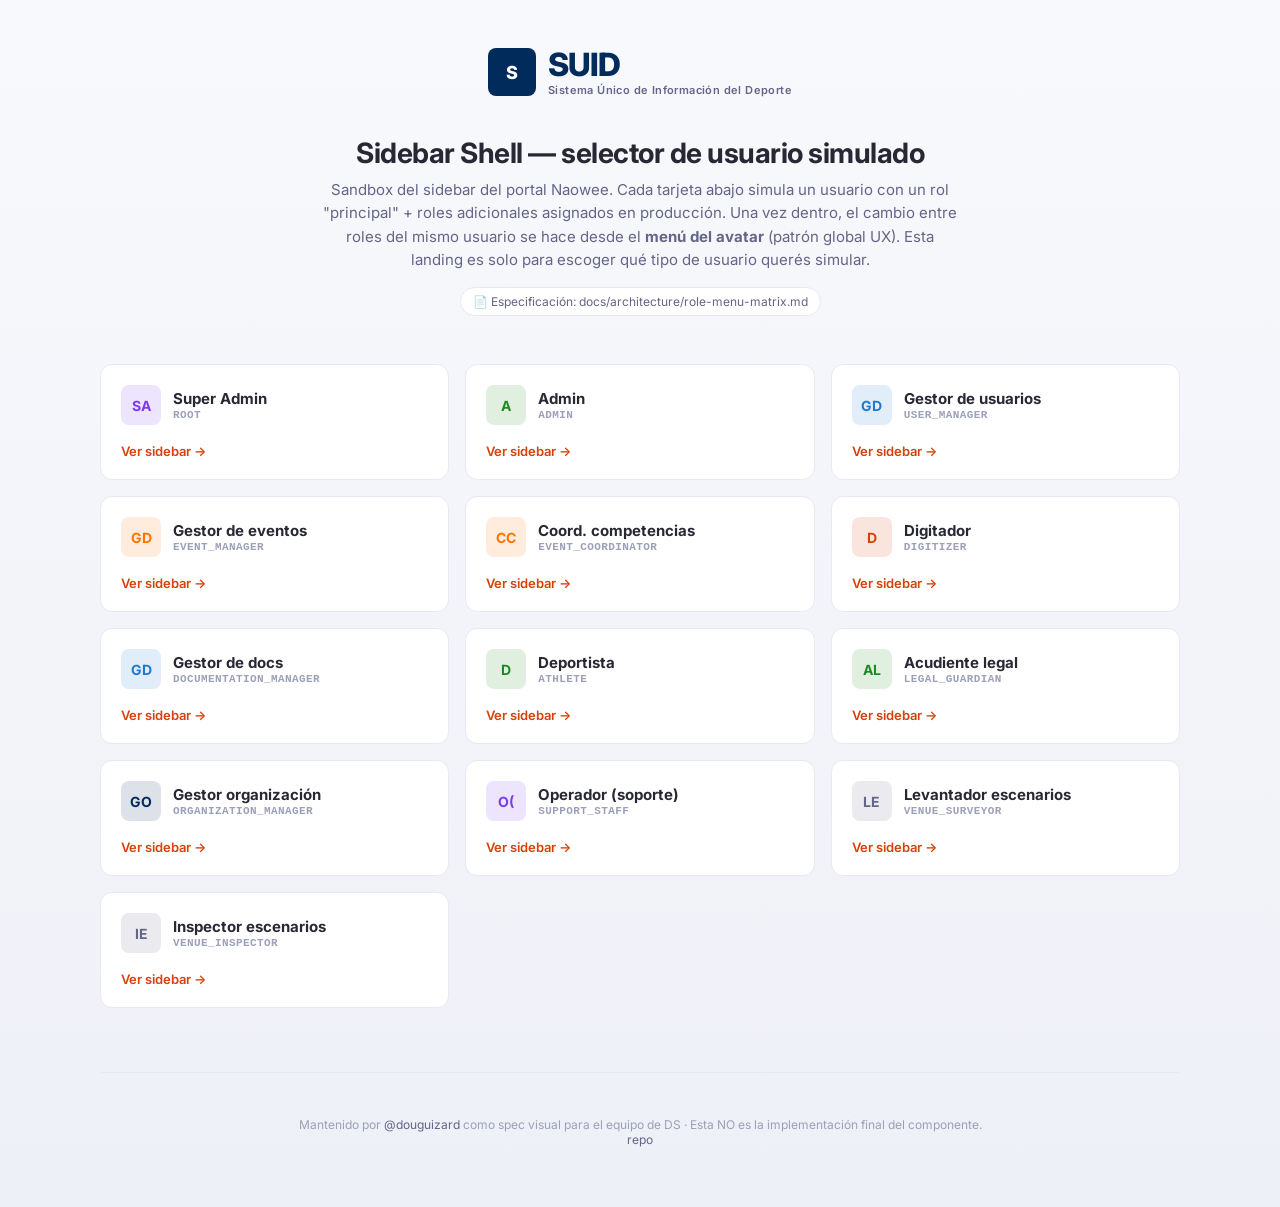
<file: index.html>
<!DOCTYPE html>
<html lang="es">
<head>
<meta charset="utf-8">
<meta name="viewport" content="width=device-width, initial-scale=1">
<title>Naowee Sidebar Shell — Selector de perfil</title>

<link rel="preconnect" href="https://fonts.googleapis.com">
<link rel="preconnect" href="https://fonts.gstatic.com" crossorigin>
<link href="https://fonts.googleapis.com/css2?family=Inter:wght@400;500;600;700;800&display=swap" rel="stylesheet">

<link rel="stylesheet" href="shared/tokens.css">

<style>
  body {
    background: linear-gradient(180deg, #f8f9fc 0%, #eef0f7 100%);
    min-height: 100vh;
    padding: 48px 24px;
  }

  .container {
    max-width: 1080px;
    margin: 0 auto;
  }

  .header {
    text-align: center;
    margin-bottom: 48px;
  }

  .logo-row {
    display: inline-flex;
    align-items: center;
    gap: 12px;
    margin-bottom: 16px;
  }

  .logo-icon {
    width: 48px;
    height: 48px;
    border-radius: var(--radius-md);
    background: var(--azul);
    color: #fff;
    display: flex;
    align-items: center;
    justify-content: center;
    font-weight: 800;
    font-size: 18px;
  }

  .logo-text {
    text-align: left;
    line-height: 1;
  }

  .logo-title {
    font-size: 32px;
    font-weight: 800;
    color: var(--azul);
    letter-spacing: -1px;
  }

  .logo-sub {
    display: block;
    font-size: 11px;
    font-weight: 600;
    color: var(--text-secondary);
    margin-top: 4px;
    letter-spacing: 0.4px;
  }

  h1 {
    font-size: 28px;
    font-weight: 700;
    margin: 24px 0 8px;
    color: var(--text-primary);
    letter-spacing: -0.5px;
  }

  .subtitle {
    font-size: 15px;
    color: var(--text-secondary);
    max-width: 640px;
    margin: 0 auto;
    line-height: 1.55;
  }

  .source-badge {
    display: inline-flex;
    align-items: center;
    gap: 6px;
    margin-top: 16px;
    padding: 6px 12px;
    background: var(--surface);
    border: 1px solid var(--border);
    border-radius: var(--radius-full);
    font-size: 12px;
    color: var(--text-secondary);
    text-decoration: none;
  }

  .source-badge:hover {
    background: var(--bg-soft);
    text-decoration: none;
  }

  .grid {
    display: grid;
    grid-template-columns: repeat(auto-fill, minmax(260px, 1fr));
    gap: 16px;
    margin-top: 40px;
  }

  .card {
    display: flex;
    flex-direction: column;
    gap: 10px;
    background: var(--surface);
    border: 1px solid var(--border);
    border-radius: var(--radius-lg);
    padding: 20px;
    text-decoration: none;
    color: var(--text-primary);
    transition:
      transform var(--duration-normal) var(--easing-smoothout),
      box-shadow var(--duration-normal) var(--easing-smoothout),
      border-color var(--duration-normal) var(--easing-smoothout);
  }

  .card:hover {
    transform: translateY(-2px);
    box-shadow: var(--shadow-md);
    border-color: var(--accent);
    text-decoration: none;
  }

  .card__avatar {
    width: 40px;
    height: 40px;
    border-radius: var(--radius-md);
    display: flex;
    align-items: center;
    justify-content: center;
    font-weight: 700;
    font-size: 14px;
    flex-shrink: 0;
  }

  .card__title {
    font-size: 15px;
    font-weight: 700;
    color: var(--text-primary);
    line-height: 1.3;
  }

  .card__code {
    font-size: 11px;
    font-weight: 600;
    color: var(--text-muted);
    letter-spacing: 0.4px;
    font-family: 'SF Mono', Monaco, 'Courier New', monospace;
  }

  .card__cta {
    margin-top: 8px;
    font-size: 13px;
    font-weight: 600;
    color: var(--accent);
    display: inline-flex;
    align-items: center;
    gap: 4px;
  }

  .footer {
    margin-top: 64px;
    padding-top: 32px;
    border-top: 1px solid var(--border);
    text-align: center;
    color: var(--text-muted);
    font-size: 12px;
  }

  .footer a {
    color: var(--text-secondary);
  }
</style>
</head>
<body>

<div class="container">
  <div class="header">
    <div class="logo-row">
      <div class="logo-icon">S</div>
      <div class="logo-text">
        <div class="logo-title">SUID</div>
        <span class="logo-sub">Sistema Único de Información del Deporte</span>
      </div>
    </div>

    <h1>Sidebar Shell — selector de usuario simulado</h1>
    <p class="subtitle">
      Sandbox del sidebar del portal Naowee. Cada tarjeta abajo simula un usuario con un rol
      "principal" + roles adicionales asignados en producción. Una vez dentro, el cambio entre
      roles del mismo usuario se hace desde el <strong>menú del avatar</strong> (patrón global UX).
      Esta landing es solo para escoger qué tipo de usuario querés simular.
    </p>
    <a class="source-badge" href="https://github.com/naowee-tech/suite-web-v2/blob/develop/docs/architecture/role-menu-matrix.md" target="_blank" rel="noopener">
      📄 Especificación: docs/architecture/role-menu-matrix.md
    </a>
  </div>

  <div class="grid" id="grid"></div>

  <div class="footer">
    <p>
      Mantenido por <a href="https://github.com/douguizard" target="_blank" rel="noopener">@douguizard</a>
      como spec visual para el equipo de DS · Esta NO es la implementación final del componente.
      <br>
      <a href="https://github.com/naowee-tech/naowee-test-sidebar-shell" target="_blank" rel="noopener">repo</a>
    </p>
  </div>
</div>

<script type="module">
  import { ROLES } from './shared/menu-data.js';

  const order = [
    'ROOT',
    'ADMIN',
    'USER_MANAGER',
    'EVENT_MANAGER',
    'EVENT_COORDINATOR',
    'DIGITIZER',
    'DOCUMENTATION_MANAGER',
    'ATHLETE',
    'LEGAL_GUARDIAN',
    'ORGANIZATION_MANAGER',
    'SUPPORT_STAFF',
    'VENUE_SURVEYOR',
    'VENUE_INSPECTOR'
  ];

  const grid = document.getElementById('grid');
  grid.innerHTML = order.map((code) => {
    const role = ROLES[code];
    if (!role) return '';
    const initials = role.label.split(/\s+/).filter(Boolean).slice(0, 2).map((w) => w[0]).join('').toUpperCase();
    return `
      <a class="card" href="perfil.html?role=${role.code}">
        <div style="display:flex;align-items:center;gap:12px">
          <span class="card__avatar" style="background:${role.color}22;color:${role.color}">${initials}</span>
          <div>
            <div class="card__title">${role.label}</div>
            <div class="card__code">${role.code}</div>
          </div>
        </div>
        <div class="card__cta">Ver sidebar →</div>
      </a>
    `;
  }).join('');
</script>

</body>
</html>
</file>
<file: shared/tokens.css>
:root {
  /* Brand colors */
  --naranja: #FF7500;
  --azul: #002B5B;
  --accent: #d74009;

  /* Text */
  --text-primary: #282834;
  --text-secondary: #646587;
  --text-muted: #9ca0b8;

  /* Surfaces */
  --surface: #ffffff;
  --bg: #ffffff;
  --bg-soft: #f5f6fa;

  /* Borders */
  --border: #e7e9f3;
  --border-dark: #d0d4e6;

  /* Accent backgrounds (for active states) */
  --accent-bg: #fff3e6;
  --accent-bg-warm: #ffe4cf;

  /* Section label */
  --section-label-color: #9ca0b8;

  /* Sidebar dimensions */
  --sidebar-w: 274px;
  --sidebar-w-collapsed: 72px;
  --header-h: 88px;

  /* Radius */
  --radius-sm: 6px;
  --radius-md: 8px;
  --radius-lg: 12px;
  --radius-xl: 20px;
  --radius-full: 9999px;

  /* Shadows */
  --shadow-sm: 0 1px 4px rgba(0, 0, 0, 0.08);
  --shadow-md: 0 4px 16px rgba(0, 0, 0, 0.12);

  /* Easing — Apple-style smooth-out */
  --easing-smoothout: cubic-bezier(0.32, 0.72, 0, 1);
  --easing-bounce-soft: cubic-bezier(0.16, 1, 0.3, 1);

  /* Durations */
  --duration-fast: 140ms;
  --duration-normal: 200ms;
  --duration-slow: 360ms;

  /* Typography */
  --font-family: 'Inter', -apple-system, BlinkMacSystemFont, sans-serif;
}

* {
  box-sizing: border-box;
}

html, body {
  margin: 0;
  padding: 0;
  font-family: var(--font-family);
  color: var(--text-primary);
  background: var(--bg);
  -webkit-font-smoothing: antialiased;
  -moz-osx-font-smoothing: grayscale;
}

a {
  color: var(--accent);
  text-decoration: none;
}

a:hover {
  text-decoration: underline;
}
</file>
